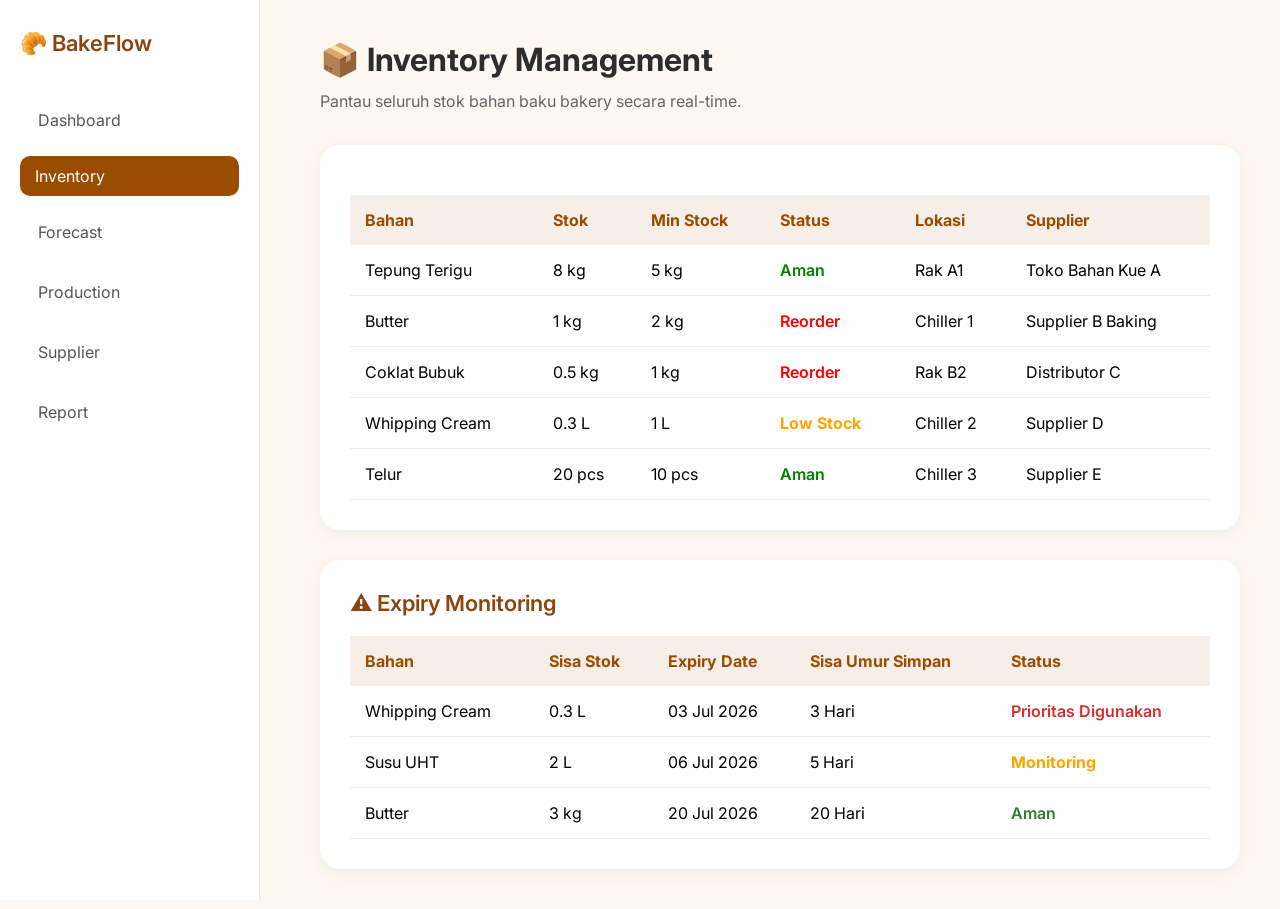
<file: inventory.html>
<!DOCTYPE html>
<html lang="en">
<head>
    <meta charset="UTF-8">
    <meta name="viewport" content="width=device-width, initial-scale=1.0">
    <title>Inventory Management</title>

    <link rel="preconnect" href="https://fonts.googleapis.com">
    <link rel="preconnect" href="https://fonts.gstatic.com" crossorigin>

    <link href="https://fonts.googleapis.com/css2?family=Inter:wght@300;400;500;600;700&display=swap" rel="stylesheet">

    <link rel="stylesheet" href="css/style.css">
</head>

<body>

<div class="sidebar">
    <h2>🥐 BakeFlow</h2>

    <ul>
    <li><a href="index.html">Dashboard</a></li>
    <li><a class="active" href="inventory.html">Inventory</a></li>
    <li><a href="forecast.html">Forecast</a></li>
    <li><a href="production.html">Production</a></li>
    <li><a href="supplier.html">Supplier</a></li>
    <li><a href="report.html">Report</a></li>
    </ul>
</div>

<div class="main-content">

    <h1>📦 Inventory Management</h1>
    <p>Pantau seluruh stok bahan baku bakery secara real-time.</p>

    <!-- Inventory Table -->
    <div class="section-card">

        <table class="inventory-table">

            <tr>
                <th>Bahan</th>
                <th>Stok</th>
                <th>Min Stock</th>
                <th>Status</th>
                <th>Lokasi</th>
                <th>Supplier</th>
            </tr>

            <tr>
                <td>Tepung Terigu</td>
                <td>8 kg</td>
                <td>5 kg</td>
                <td class="success">Aman</td>
                <td>Rak A1</td>
                <td>Toko Bahan Kue A</td>
            </tr>

            <tr>
                <td>Butter</td>
                <td>1 kg</td>
                <td>2 kg</td>
                <td class="danger">Reorder</td>
                <td>Chiller 1</td>
                <td>Supplier B Baking</td>
            </tr>

            <tr>
                <td>Coklat Bubuk</td>
                <td>0.5 kg</td>
                <td>1 kg</td>
                <td class="danger">Reorder</td>
                <td>Rak B2</td>
                <td>Distributor C</td>
            </tr>

            <tr>
                <td>Whipping Cream</td>
                <td>0.3 L</td>
                <td>1 L</td>
                <td class="warning">Low Stock</td>
                <td>Chiller 2</td>
                <td>Supplier D</td>
            </tr>

            <tr>
                <td>Telur</td>
                <td>20 pcs</td>
                <td>10 pcs</td>
                <td class="success">Aman</td>
                <td>Chiller 3</td>
                <td>Supplier E</td>
            </tr>

        </table>

    </div>


    <!-- Expiry Monitoring -->
    <div class="section-card">

        <h2>⚠️ Expiry Monitoring</h2>

        <table class="inventory-table">

            <tr>
                <th>Bahan</th>
                <th>Sisa Stok</th>
                <th>Expiry Date</th>
                <th>Sisa Umur Simpan</th>
                <th>Status</th>
            </tr>

            <tr>
                <td>Whipping Cream</td>
                <td>0.3 L</td>
                <td>03 Jul 2026</td>
                <td>3 Hari</td>
                <td class="critical">Prioritas Digunakan</td>
            </tr>

            <tr>
                <td>Susu UHT</td>
                <td>2 L</td>
                <td>06 Jul 2026</td>
                <td>5 Hari</td>
                <td class="warning">Monitoring</td>
            </tr>

            <tr>
                <td>Butter</td>
                <td>3 kg</td>
                <td>20 Jul 2026</td>
                <td>20 Hari</td>
                <td class="safe">Aman</td>
            </tr>

        </table>

    </div>

</div>

</body>
</html>
</file>
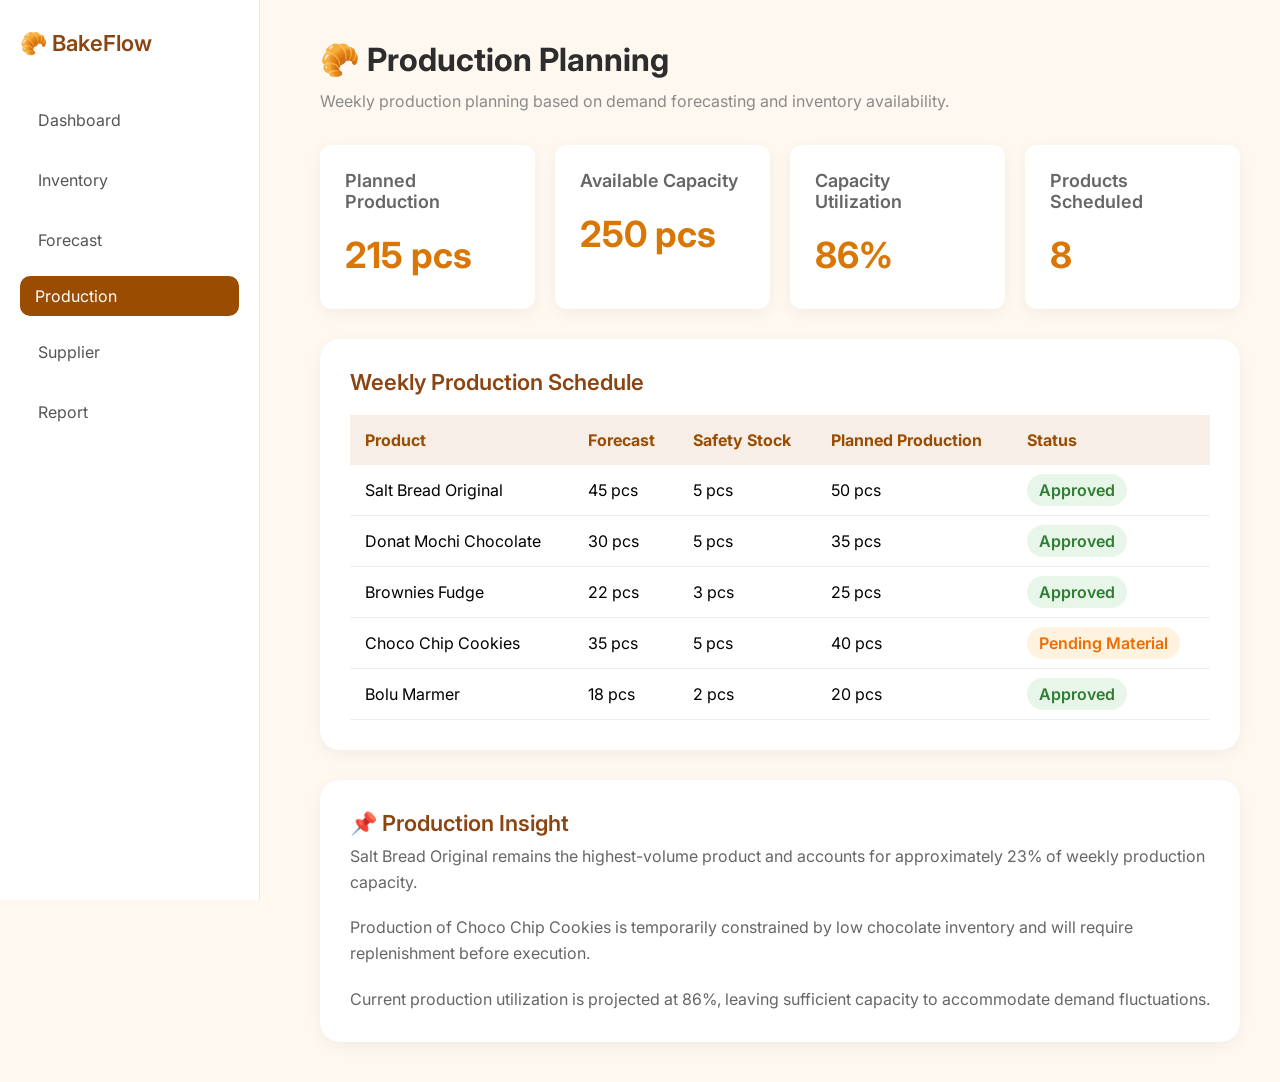
<file: production.html>
<!DOCTYPE html>
<html lang="en">
<head>
    <meta charset="UTF-8">
    <meta name="viewport" content="width=device-width, initial-scale=1.0">
    <title>Production Planning</title>
    <link rel="preconnect" href="https://fonts.googleapis.com">
    <link rel="preconnect" href="https://fonts.gstatic.com" crossorigin>

    <link href="https://fonts.googleapis.com/css2?family=Inter:wght@300;400;500;600;700&display=swap" rel="stylesheet">
    <link rel="stylesheet" href="css/style.css">
</head>

<body>

<div class="sidebar">
    <h2>🥐 BakeFlow</h2>

    <ul>
        <li><a href="index.html">Dashboard</a></li>
<li><a href="inventory.html">Inventory</a></li>
<li><a href="forecast.html">Forecast</a></li>
<li><a class="active" href="production.html">Production</a></li>
<li><a href="supplier.html">Supplier</a></li>
<li><a href="report.html">Report</a></li>
    </ul>
</div>

<div class="main-content">

    <h1>🥐 Production Planning</h1>
    <p class="subtitle">
        Weekly production planning based on demand forecasting and inventory availability.
    </p>

    <div class="cards">

        <div class="card">
            <h3>Planned Production</h3>
            <p>215 pcs</p>
        </div>

        <div class="card">
            <h3>Available Capacity</h3>
            <p>250 pcs</p>
        </div>

        <div class="card">
            <h3>Capacity Utilization</h3>
            <p>86%</p>
        </div>

        <div class="card">
            <h3>Products Scheduled</h3>
            <p>8</p>
        </div>

    </div>

    <div class="section-card">

        <h2>Weekly Production Schedule</h2>

        <table class="inventory-table">

            <tr>
                <th>Product</th>
                <th>Forecast</th>
                <th>Safety Stock</th>
                <th>Planned Production</th>
                <th>Status</th>
            </tr>

            <tr>
                <td>Salt Bread Original</td>
                <td>45 pcs</td>
                <td>5 pcs</td>
                <td>50 pcs</td>
                <td><span class="approved">Approved</span></td>
            </tr>

            <tr>
                <td>Donat Mochi Chocolate</td>
                <td>30 pcs</td>
                <td>5 pcs</td>
                <td>35 pcs</td>
                <td><span class="approved">Approved</span></td>
            </tr>

            <tr>
                <td>Brownies Fudge</td>
                <td>22 pcs</td>
                <td>3 pcs</td>
                <td>25 pcs</td>
                <td><span class="approved">Approved</span></td>
            </tr>

            <tr>
                <td>Choco Chip Cookies</td>
                <td>35 pcs</td>
                <td>5 pcs</td>
                <td>40 pcs</td>
                <td><span class="pending">Pending Material</span></td>
            </tr>

            <tr>
                <td>Bolu Marmer</td>
                <td>18 pcs</td>
                <td>2 pcs</td>
                <td>20 pcs</td>
               <td><span class="approved">Approved</span></td>
            </tr>

        </table>

    </div>

    <div class="section-card">

        <h2>📌 Production Insight</h2>

        <p>
            Salt Bread Original remains the highest-volume product and accounts for approximately 23% of weekly production capacity.
        </p>

        <br>

        <p>
            Production of Choco Chip Cookies is temporarily constrained by low chocolate inventory and will require replenishment before execution.
        </p>

        <br>

        <p>
            Current production utilization is projected at 86%, leaving sufficient capacity to accommodate demand fluctuations.
        </p>

    </div>

</div>

</body>
</html>
</file>
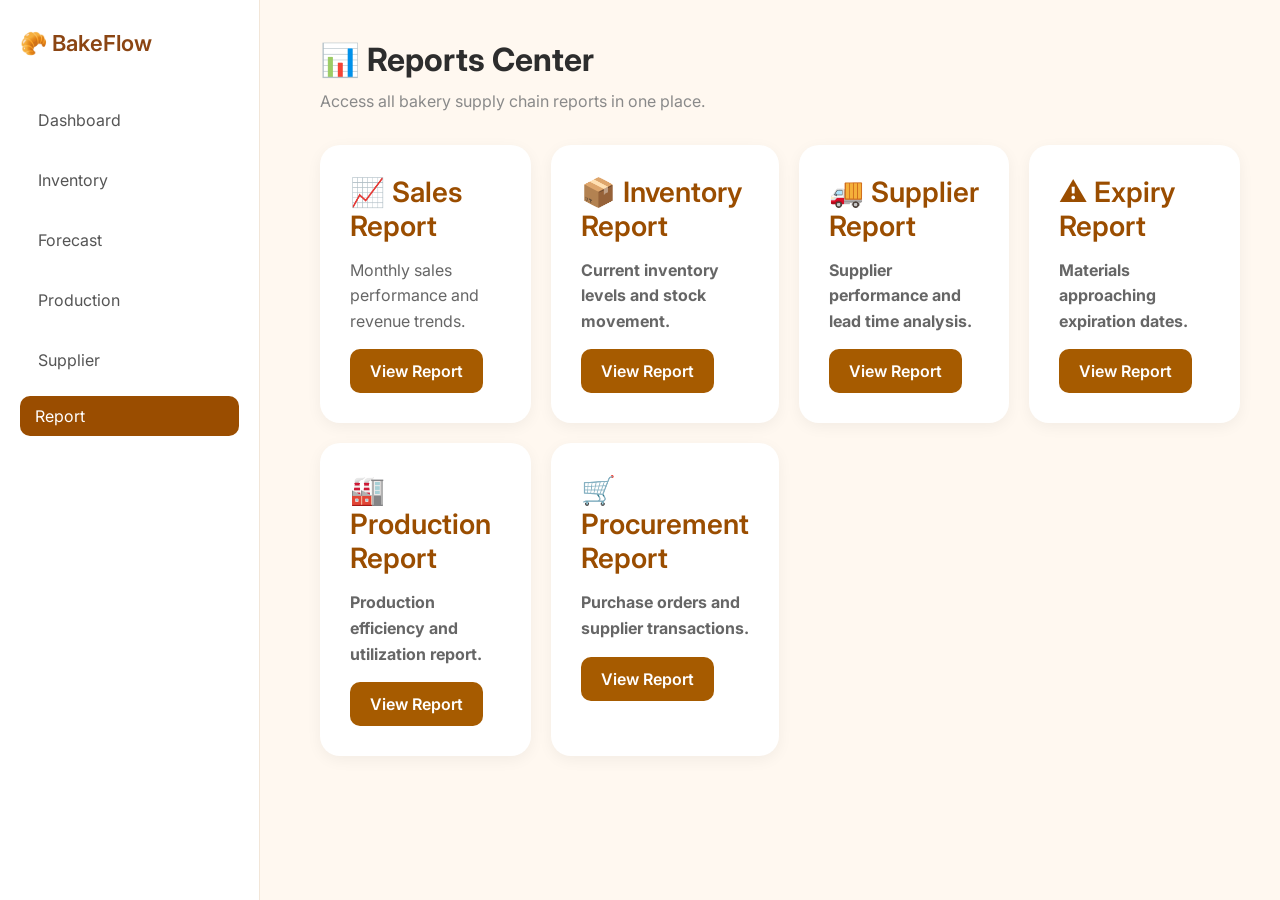
<file: report.html>
<!DOCTYPE html>
<html lang="en">
<head>
    <meta charset="UTF-8">
    <meta name="viewport" content="width=device-width, initial-scale=1.0">
    <title>Reports</title>
    <link rel="preconnect" href="https://fonts.googleapis.com">
    <link rel="preconnect" href="https://fonts.gstatic.com" crossorigin>
 
    <link href="https://fonts.googleapis.com/css2?family=Inter:wght@300;400;500;600;700&display=swap" rel="stylesheet">
    <link rel="stylesheet" href="css/style.css">
</head>

<body>

<div class="sidebar">
    <h2>🥐 BakeFlow</h2>

    <ul>
<li><a href="index.html">Dashboard</a></li>
<li><a href="inventory.html">Inventory</a></li>
<li><a href="forecast.html">Forecast</a></li>
<li><a href="production.html">Production</a></li>
<li><a href="supplier.html">Supplier</a></li>
<li><a class="active" href="report.html">Report</a></li>
    </ul>
</div>

<div class="main-content">

    <h1>📊 Reports Center</h1>

    <p class="subtitle">
        Access all bakery supply chain reports in one place.
    </p>

    <div class="cards">

        <div class="report-card">
             <h3>📈 Sales Report</h3>
            <p>Monthly sales performance and revenue trends.</p>
            <a href="forecast.html" class="report-btn">View Report</a>
        </div>

        <div class="card report-card">
            <h3>📦 Inventory Report</h3>
            <p>Current inventory levels and stock movement.</p>
            <a href="inventory.html" class="report-btn">View Report</a>
        </div>

        <div class="card report-card">
            <h3>🚚 Supplier Report</h3>
            <p>Supplier performance and lead time analysis.</p>
            <a href="supplier.html" class="report-btn">View Report</a>
        </div>

        <div class="card report-card">
            <h3>⚠️ Expiry Report</h3>
            <p>Materials approaching expiration dates.</p>
            <a href="inventory.html" class="report-btn">View Report</a>
        </div>

        <div class="card report-card">
            <h3>🏭 Production Report</h3>
            <p>Production efficiency and utilization report.</p>
            <a href="production.html" class="report-btn">View Report</a>
        </div>

        <div class="card report-card">
            <h3>🛒 Procurement Report</h3>
            <p>Purchase orders and supplier transactions.</p>
            <a href="supplier.html" class="report-btn">View Report</a>
        </div>

    </div>

</div>

</body>
</html>
</file>
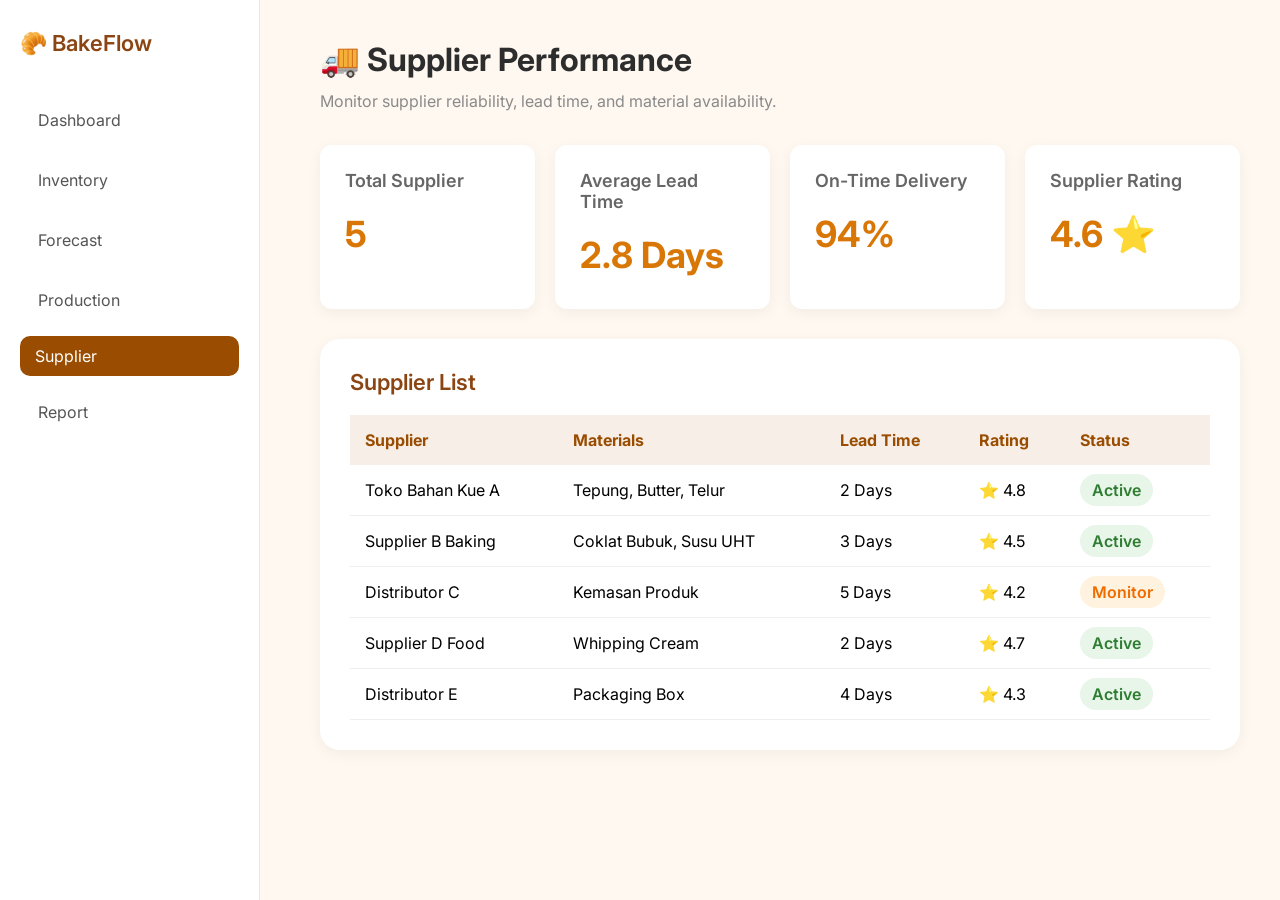
<file: supplier.html>
<!DOCTYPE html>
<html lang="en">
<head>
    <meta charset="UTF-8">
    <meta name="viewport" content="width=device-width, initial-scale=1.0">
    <title>Supplier Performance</title>
<link rel="preconnect" href="https://fonts.googleapis.com">
<link rel="preconnect" href="https://fonts.gstatic.com" crossorigin>

<link href="https://fonts.googleapis.com/css2?family=Inter:wght@300;400;500;600;700&display=swap" rel="stylesheet">
    <link rel="stylesheet" href="css/style.css">
</head>

<body>

<div class="sidebar">
    <h2>🥐 BakeFlow</h2>

    <ul>
        <li><a href="index.html">Dashboard</a></li>
<li><a href="inventory.html">Inventory</a></li>
<li><a href="forecast.html">Forecast</a></li>
<li><a href="production.html">Production</a></li>
<li><a class="active" href="supplier.html">Supplier</a></li>
<li><a href="report.html">Report</a></li>
    </ul>
</div>

<div class="main-content">

    <h1>🚚 Supplier Performance</h1>

    <p class="subtitle">
        Monitor supplier reliability, lead time, and material availability.
    </p>

    <div class="cards">

        <div class="card">
            <h3>Total Supplier</h3>
            <p>5</p>
        </div>

        <div class="card">
            <h3>Average Lead Time</h3>
            <p>2.8 Days</p>
        </div>

        <div class="card">
            <h3>On-Time Delivery</h3>
            <p>94%</p>
        </div>

        <div class="card">
            <h3>Supplier Rating</h3>
            <p>4.6 ⭐</p>
        </div>

    </div>

    <div class="section-card">

        <h2>Supplier List</h2>

        <table class="inventory-table">

            <tr>
                <th>Supplier</th>
                <th>Materials</th>
                <th>Lead Time</th>
                <th>Rating</th>
                <th>Status</th>
            </tr>

            <tr>
                <td>Toko Bahan Kue A</td>
                <td>Tepung, Butter, Telur</td>
                <td>2 Days</td>
                <td>⭐ 4.8</td>
                <td><span class="approved">Active</span></td>
            </tr>

            <tr>
                <td>Supplier B Baking</td>
                <td>Coklat Bubuk, Susu UHT</td>
                <td>3 Days</td>
                <td>⭐ 4.5</td>
                <td><span class="approved">Active</span></td>
            </tr>

            <tr>
                <td>Distributor C</td>
                <td>Kemasan Produk</td>
                <td>5 Days</td>
                <td>⭐ 4.2</td>
                <td><span class="pending">Monitor</span></td>
            </tr>

            <tr>
                <td>Supplier D Food</td>
                <td>Whipping Cream</td>
                <td>2 Days</td>
                <td>⭐ 4.7</td>
                <td><span class="approved">Active</span></td>
            </tr>

            <tr>
                <td>Distributor E</td>
                <td>Packaging Box</td>
                <td>4 Days</td>
                <td>⭐ 4.3</td>
                <td><span class="approved">Active</span></td>
            </tr>

        </table>

    </div>

</div>

</body>
</html>
</file>
<file: css/style.css>
:root{
    --primary:#8B4513;
    --secondary:#D97706;
    --background:#FFF8F0;
    --card:#FFFFFF;
    --border:#F2E6D8;
    --danger:#EF4444;
    --success:#4CAF50;
}

*{
    margin:0;
    padding:0;
    box-sizing:border-box;
}

body{
    font-family: 'Inter', sans-serif;
    display:flex;
    background:var(--background);
}


/* Sidebar */

.sidebar{
    width:260px;
    height:100vh;
    background:white;
    position:fixed;
    left:0;
    top:0;
    padding:30px 20px;
    border-right:1px solid var(--border);
}

.sidebar h2{
    color:var(--primary);
    margin-bottom:40px;
}

.sidebar ul{
    list-style:none;
}

.sidebar ul li{
    margin-bottom:12px;
}

.sidebar ul li a{
    display:block;
    padding:14px 18px;
    border-radius:12px;
    text-decoration:none;
    color:#555;
    transition:0.3s;
}

.sidebar ul li a:hover{
    background:var(--primary);
    color:white;
}

/* Main Content */

.main-content{
    margin-left:280px;
    padding:40px;
    width:100%;
}

.main-content h1{
    color:#2d2d2d;
    margin-bottom:10px;
}

/* KPI Cards */

.cards{
    display:grid;
    grid-template-columns:repeat(4,1fr);
    gap:20px;
    margin-top:30px;
}

.card{
    background:white;
    padding:25px;
    border-radius:12px;
    box-shadow:0 4px 15px rgba(0,0,0,0.05);
    transition:0.3s;
}

.card:hover{
    transform:translateY(-5px);
}

.card h3{
    color:#666;
    margin-bottom:15px;
}

.card p{
    font-size:36px;
    font-weight:bold;
    color:var(--secondary);
}

h1{
    font-size:32px;
    font-weight:700;
    color:#2c2c2c;
}

h2{
    font-size:22px;
    font-weight:600;
    color:#2c2c2c;
}

h3{
    font-size:18px;
    font-weight:600;
    color:#444;
}

p{
    color:#666;
    line-height:1.6;
}
/* Chart */

.chart-container{
    background:white;
    padding:30px;
    border-radius:12px;
    margin-top:30px;
    box-shadow:0 4px 15px rgba(0,0,0,0.05);
}

.chart-container h2{
    margin-bottom:20px;
}

.bottom-grid{
    display:grid;
    grid-template-columns: repeat(3,1fr);
    gap:20px;
    margin-top:30px;
}

.small-card{
    background:white;
    border-radius:12px;
    padding:25px;
    box-shadow:0 4px 15px rgba(0,0,0,0.05);
}

.small-card h3{
    margin-bottom:20px;
    color:#8B4513;
    font-size:18px;
    font-weight:600;
}

h3{
    color:#8B4513;
    font-weight:600;
}

.product-item,
.inventory-item,
.supplier-item{
    display:flex;
    justify-content:space-between;
    padding:12px 0;
    border-bottom:1px solid #f2f2f2;
}

.safe{
    color:green;
    font-weight:bold;
}

.danger{
    color:red;
    font-weight:bold;
}

.section-card{
    background:white;
    margin-top:30px;
    padding:30px;
    border-radius:12px;
    box-shadow:0 4px 15px rgba(0,0,0,0.05);
}

.section-card h2{
    color:#8B4513;
    margin-bottom:8px;
}

.section-subtitle{
    color:#777;
    margin-bottom:20px;
    font-size:14px;
}

.dashboard-table{
    width:100%;
    border-collapse:collapse;
}

.dashboard-table th{
    text-align:left;
    padding:15px;
    background:#f8f2eb;
    color:#8B4513;
}

.dashboard-table td{
    padding:15px;
    border-bottom:1px solid #eee;
}

.dashboard-table tr:hover{
    background:#fff8f0;
}

.insight-box{
    background:#FFF8F0;
    padding:18px;
    border-radius:12px;
    margin-top:15px;
    border-left:5px solid #D97706;
}

.topbar{
    display:flex;
    justify-content:space-between;
    align-items:center;
    margin-bottom:30px;
}

.subtitle{
    color:#888;
    margin-top:5px;
}

.topbar-right{
    display:flex;
    align-items:center;
    gap:15px;
}

.filter-box{
    padding:10px 15px;
    border-radius:10px;
    border:1px solid #ddd;
    background:white;
}

.notification{
    position:relative;
    font-size:24px;
}

.notification span{
    position:absolute;
    top:-8px;
    right:-10px;
    background:red;
    color:white;
    width:18px;
    height:18px;
    border-radius:50%;
    font-size:12px;
    display:flex;
    justify-content:center;
    align-items:center;
}

.profile{
    background:white;
    padding:10px 18px;
    border-radius:30px;
    box-shadow:0 4px 15px rgba(0,0,0,0.05);
}

.insight-card{
    background:#FFF8F0;
    border-left:5px solid #D97706;
    padding:18px;
    margin-top:15px;
    border-radius:12px;
    line-height:1.6;
}

.activity-table{
    width:100%;
    border-collapse: collapse;
    margin-top:20px;
}

.activity-table th{
    background:#f6eee7;
    color:#9a4d00;
    padding:15px;
    text-align:left;
}

.activity-table td{
    padding:15px;
    border-bottom:1px solid #eee;
}

.success{
    color:green;
    font-weight:600;
}

.warning{
    color:orange;
    font-weight:600;
}

.danger{
    color:red;
    font-weight:600;
}

.inventory-table{
    width:100%;
    border-collapse: collapse;
    margin-top:20px;
}

.inventory-table th{
    background:#f6eee7;
    color:#9a4d00;
    padding:15px;
    text-align:left;
}

.inventory-table td{
    padding:15px;
    border-bottom:1px solid #eee;
}

.inventory-table tr:hover{
    background:#fff8f0;
}

.inventory-table th{
    position:sticky;
    top:0;
}

/* Production Status */

.approved{
    background:#E8F5E9;
    color:#2E7D32;
    padding:6px 12px;
    border-radius:20px;
    font-weight:600;
}

.pending{
    background:#FFF3E0;
    color:#EF6C00;
    padding:6px 12px;
    border-radius:20px;
    font-weight:600;
}

.delayed{
    background:#FDECEA;
    color:#C62828;
    padding:6px 12px;
    border-radius:20px;
    font-weight:600;
}

.subtitle{
    color:#8a8a8a;
    margin-bottom:25px;
}

.section-card{
    background:white;
    padding:30px;
    border-radius:20px;
    margin-top:30px;
    box-shadow:0 4px 15px rgba(0,0,0,0.05);
}

.report-card{
    text-align:left;
}

.report-card p{
    color:#777;
    margin:15px 0;
    line-height:1.5;
}

.report-btn{
    background:#9a4d00;
    color:white;
    border:none;
    padding:10px 20px;
    border-radius:10px;
    cursor:pointer;
    font-weight:600;
}

.report-btn:hover{
    background:#7a3c00;
}

.sidebar a.active{
    background: #9a4d00;
    color: white;
    border-radius: 10px;
    padding: 10px 15px;
}

.chart-box{
    height:280px;
    width:100%;
    position:relative;
}

.small-chart{
    height:250px;
    max-width:400px;
}

.chart-wrapper{
    display:flex;
    justify-content:center;
    align-items:center;
    gap:50px;
    margin-top:30px;
}

.forecast-chart-box{
    height: 260px;
    width: 100%;
    position: relative;
    margin-top:20px;
}

.report-grid{
    display:grid;
    grid-template-columns:repeat(auto-fit,minmax(280px,1fr));
    gap:25px;
    margin-top:30px;
}

.report-card{
    background:white;
    padding:30px;
    border-radius:20px;
    box-shadow:0 4px 15px rgba(0,0,0,0.05);

    min-height:220px;

    flex-direction:column;
    justify-content:space-between;
}

.report-card h3{
    color:#9a4d00;
    font-size:28px;
    margin-bottom:15px;
}

.report-card p{
    color:#666;
    font-size:16px;
    line-height:1.6;
}

.report-card button{
    width:140px;
    padding:12px;
    border:none;
    border-radius:10px;
    background:#a65b00;
    color:white;
    font-weight:600;
    cursor:pointer;
}

.report-btn{
    display:inline-block;
    padding:12px 20px;
    background:#a65b00;
    color:white;
    text-decoration:none;
    border-radius:10px;
    font-weight:600;
    transition:0.3s;
}

.report-btn:hover{
    transform:translateY(-2px);
}

.critical{
    color:#d32f2f;
    font-weight:600;
}

.warning{
    color:#f57c00;
    font-weight:600;
}

.safe{
    color:#2e7d32;
    font-weight:600;
}

.kpi-grid{
    display:grid;
    grid-template-columns:repeat(auto-fit,minmax(220px,1fr));
    gap:20px;
    margin:30px 0;
}

.kpi-card{
    background:white;
    padding:25px;
    border-radius:20px;
    box-shadow:0 4px 15px rgba(0,0,0,0.05);
}

.kpi-card h3{
    font-size:15px;
    color:#777;
    margin-bottom:10px;
}

.kpi-card h1{
    font-size:42px;
    color:#9a4d00;
    margin-bottom:10px;
}

.kpi-card p{
    color:#999;
}

.alert-item{
    padding:15px 20px;
    margin-top:15px;
    background:white;
    border-radius:12px;
    box-shadow:0 4px 15px rgba(0,0,0,0.05);
    font-size:15px;
}

 .health-card{
    background: linear-gradient(135deg,#b96a00,#e39d3f);
    color: white;
    padding: 25px;
    border-radius: 25px;
    margin-top: 30px;

    max-width: 350px;
    min-height: 220px;
}

.health-card h1{
    font-size:64px;
    margin:10px 0;
}

.health-card p{
    opacity:0.9;
}

.health-card h3{
    font-size:18px;
    font-weight:600;
}

.alert-item{
    padding:15px;
    border-radius:12px;
    margin-top:15px;
    font-weight:500;
}

.alert-item.danger{
    background:#ffe5e5;
    color:#d32f2f;
}

.alert-item.warning{
    background:#fff4e5;
    color:#f57c00;
}

.alert-item.caution{
    background:#fff9db;
    color:#b8860b;
}

.alert-item.success{
    background:#e8f5e9;
    color:#2e7d32;
}

.small-card{
    background:white;
    padding:25px;
    border-radius:20px;
    box-shadow:0 4px 15px rgba(0,0,0,0.05);
}

.item-row{
    display:flex;
    justify-content:space-between;
    padding:15px 0;
    border-bottom:1px solid #eee;
}

.analytics-grid{
    display:grid;
    grid-template-columns:repeat(auto-fit,minmax(280px,1fr));
    gap:25px;
    margin-top:30px;
}

.card,
.small-card,
.kpi-card,
.report-card,
.section-card{
    transition:0.3s;
}

.card:hover,
.small-card:hover,
.kpi-card:hover,
.report-card:hover,
.section-card:hover{
    transform:translateY(-5px);
    box-shadow:0 10px 25px rgba(0,0,0,0.08);
}

.footer{
    margin-top:40px;
    padding:20px;
    text-align:center;
    color:#666;
    font-size:14px;
}

.kpi-grid{

display:grid;

grid-template-columns:repeat(3,1fr);

gap:20px;

margin:30px 0;

}

/* KPI Performance */

.card table{
    width:100%;
    border-collapse:collapse;
    margin-top:15px;
}

.card table th{
    background:#f8f1e8;
    color:#8b4513;
    padding:10px;
    text-align:left;
    font-size:16px;
}

.card table td{
    padding:10px;
    border-bottom:1px solid #eee;
    font-size:15px;
}

.card table tr:hover{
    background:#fafafa;
}

/* Root Cause Analysis */

.root-cause{
    display:flex;
    flex-direction:column;
    align-items:center;
    gap:10px;
    margin-top:20px;
}

.root-box{
    width:100%;
    padding:14px;
    background:#FFF8F0;
    border-left:5px solid #D97706;
    border-radius:12px;
    text-align:center;
    font-weight:600;
    color:#555;
    box-shadow:0 2px 8px rgba(0,0,0,0.05);
}

.arrow{
    font-size:24px;
    color:#D97706;
    font-weight:bold;
}

.insight-card {
    margin-top: 20px;
}


.insight-card ul {
    padding-left: 20px;
}


.insight-card li {
    margin-bottom: 10px;
    line-height: 1.5;
}


.insight-card h3 {
    margin-top: 20px;
}

.insight-card ul {
    list-style: none;
    padding-left: 0;
}

.insight-card li {
    margin-bottom: 10px;
}

.good {
    color: green;
    font-weight: bold;
}


.warning {
    color: orange;
    font-weight: bold;
}


.kpi-insight {
    margin-top: 20px;
    padding: 15px;
    background: #fff7ed;
    border-radius: 10px;
}


.kpi-insight h3 {
    font-size: 18px;
    margin-bottom: 10px;
}

.kpi-insight p {
    font-size: 14px;
    line-height: 1.5;
}

.kpi-status {
    display: block;
    margin-top: 8px;
    font-size: 14px;
    color: #4caf50;
    font-weight: 600;
}

.kpi-warning {
    display: block;
    margin-top: 8px;
    font-size: 14px;
    color: #e89b00;
    font-weight: 600;
}

.value {
    font-size: 38px;
    font-weight: bold;
    margin: 10px 0;
}

.condition-text {
    font-size: 14px;
    line-height: 1.5;
    margin-bottom: 15px;
}

.condition-text {
    font-size: 13px;
}
</file>
